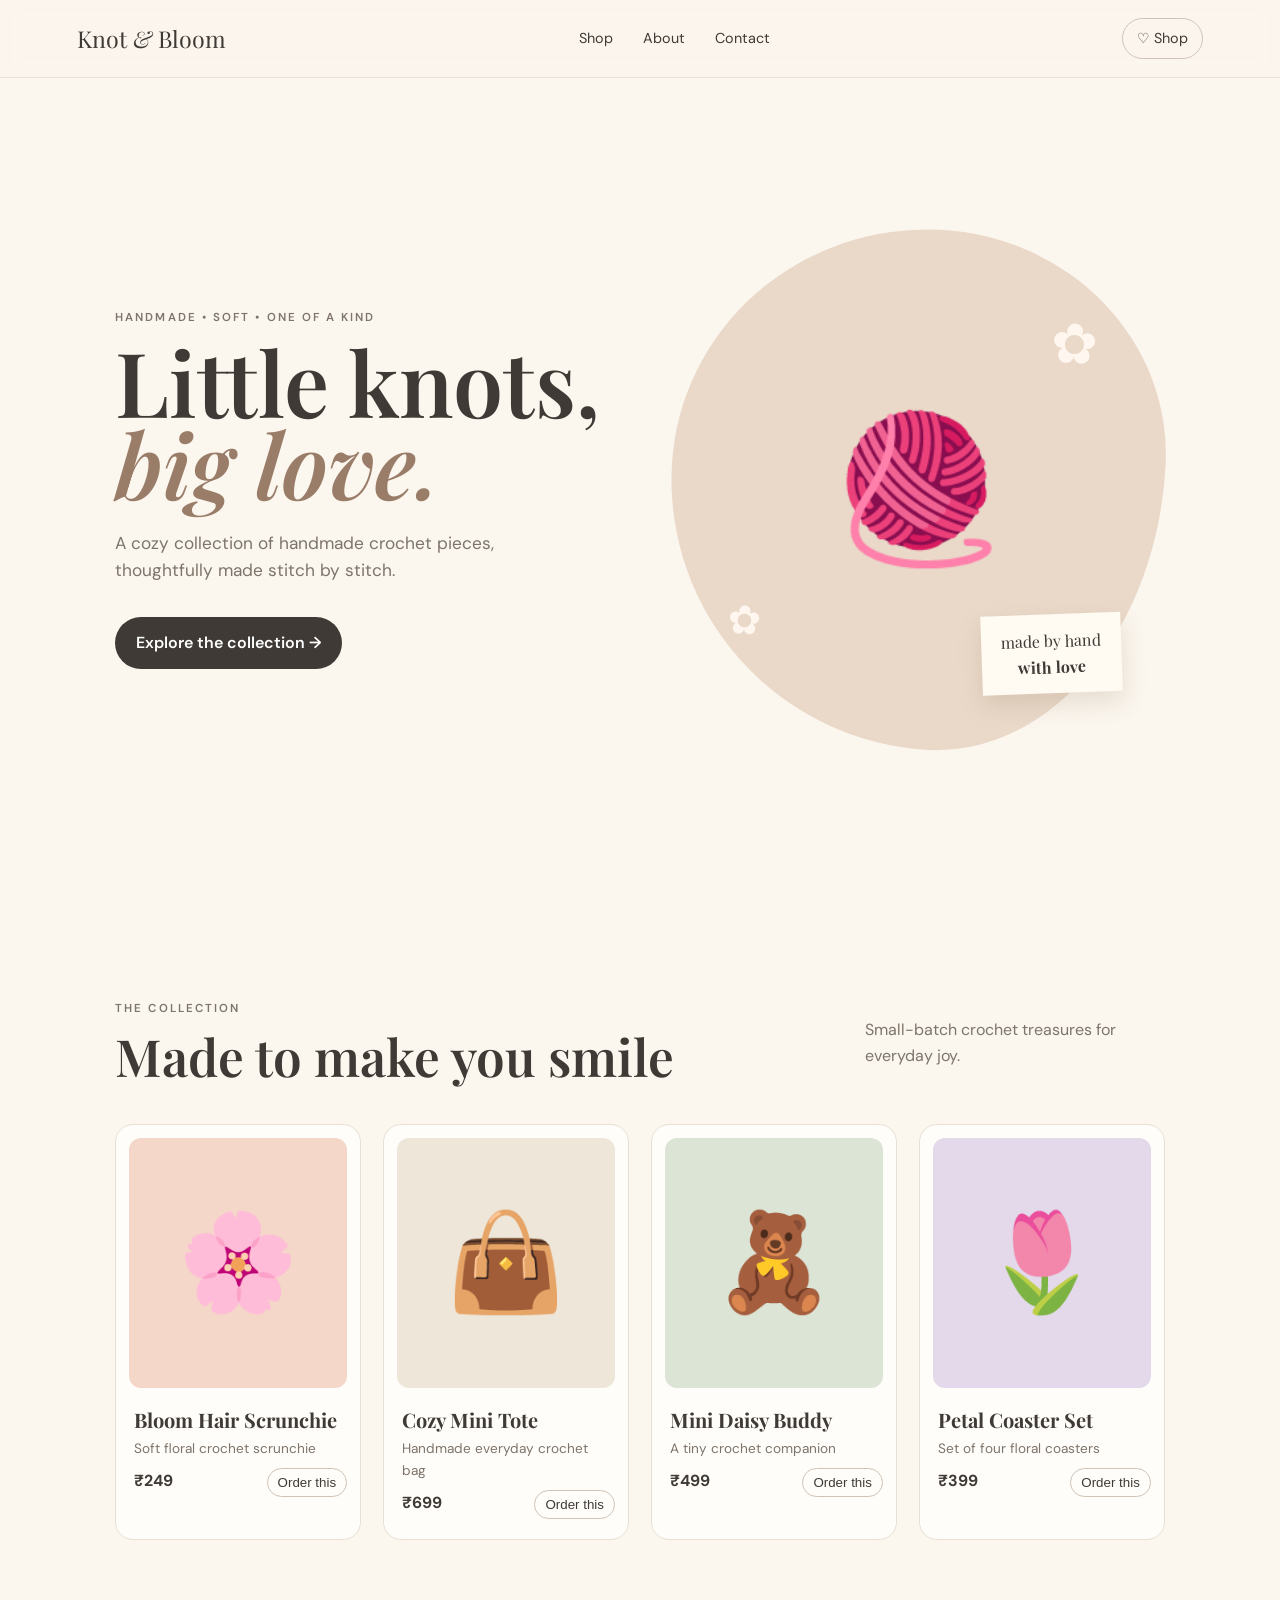
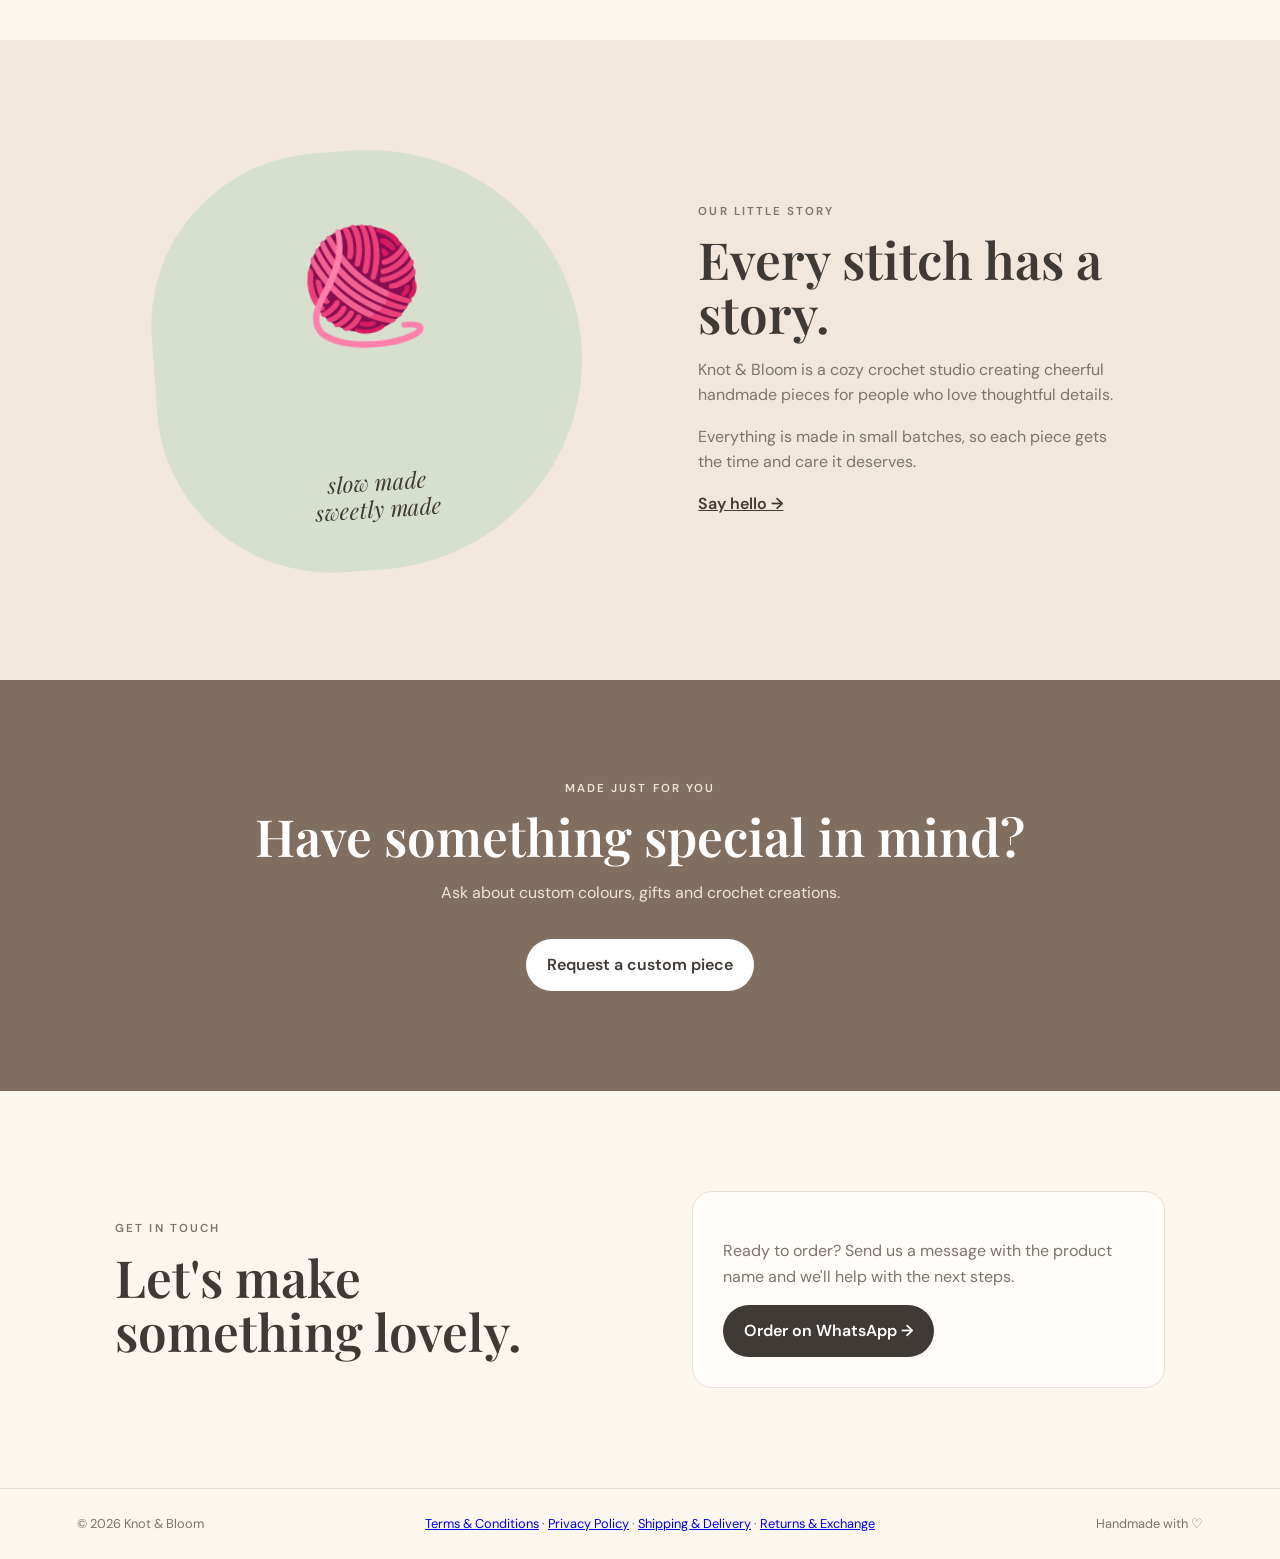
<file: index.html>
<!DOCTYPE html>
<html lang="en">
<head>
  <meta charset="UTF-8">
  <meta name="viewport" content="width=device-width, initial-scale=1.0">
  <title>Knot & Bloom | Handmade Crochet</title>
  <link rel="stylesheet" href="style.css">
</head>
<body>
<header class="nav">
  <a class="logo" href="#home">Knot <span>&</span> Bloom</a>
  <nav>
    <a href="#shop">Shop</a>
    <a href="#about">About</a>
    <a href="#contact">Contact</a>
  </nav>
  <a class="bag" href="#shop">♡ Shop</a>
</header>

<main>
<section id="home" class="hero">
  <div class="hero-copy">
    <p class="eyebrow">HANDMADE • SOFT • ONE OF A KIND</p>
    <h1>Little knots,<br><em>big love.</em></h1>
    <p class="intro">A cozy collection of handmade crochet pieces, thoughtfully made stitch by stitch.</p>
    <a class="button" href="#shop">Explore the collection →</a>
  </div>
  <div class="hero-art">
    <div class="yarn">🧶</div>
    <div class="flower flower1">✿</div>
    <div class="flower flower2">✿</div>
    <div class="card-note">made by hand<br><strong>with love</strong></div>
  </div>
</section>

<section id="shop" class="section">
  <div class="section-head">
    <div>
      <p class="eyebrow">THE COLLECTION</p>
      <h2>Made to make you smile</h2>
    </div>
    <p>Small-batch crochet treasures for everyday joy.</p>
  </div>

  <div class="products">
    <article class="product">
      <div class="product-img peach">🌸</div>
      <h3>Bloom Hair Scrunchie</h3>
      <p>Soft floral crochet scrunchie</p>
      <strong>₹249</strong>
      <button onclick="order('Bloom Hair Scrunchie','₹249')">Order this</button>
    </article>

    <article class="product">
      <div class="product-img cream">👜</div>
      <h3>Cozy Mini Tote</h3>
      <p>Handmade everyday crochet bag</p>
      <strong>₹699</strong>
      <button onclick="order('Cozy Mini Tote','₹699')">Order this</button>
    </article>

    <article class="product">
      <div class="product-img sage">🧸</div>
      <h3>Mini Daisy Buddy</h3>
      <p>A tiny crochet companion</p>
      <strong>₹499</strong>
      <button onclick="order('Mini Daisy Buddy','₹499')">Order this</button>
    </article>

    <article class="product">
      <div class="product-img lilac">🌷</div>
      <h3>Petal Coaster Set</h3>
      <p>Set of four floral coasters</p>
      <strong>₹399</strong>
      <button onclick="order('Petal Coaster Set','₹399')">Order this</button>
    </article>
  </div>
</section>

<section id="about" class="about">
  <div class="about-art">🧶<br><span>slow made<br>sweetly made</span></div>
  <div>
    <p class="eyebrow">OUR LITTLE STORY</p>
    <h2>Every stitch has a story.</h2>
    <p>Knot & Bloom is a cozy crochet studio creating cheerful handmade pieces for people who love thoughtful details.</p>
    <p>Everything is made in small batches, so each piece gets the time and care it deserves.</p>
    <a href="#contact" class="text-link">Say hello →</a>
  </div>
</section>

<section class="custom">
  <p class="eyebrow">MADE JUST FOR YOU</p>
  <h2>Have something special in mind?</h2>
  <p>Ask about custom colours, gifts and crochet creations.</p>
  <a class="button light" href="#contact">Request a custom piece</a>
</section>

<section id="contact" class="contact section">
  <div>
    <p class="eyebrow">GET IN TOUCH</p>
    <h2>Let's make something lovely.</h2>
  </div>
  <div class="contact-box">
    <p>Ready to order? Send us a message with the product name and we'll help with the next steps.</p>
    <a class="button" href="#shop">Order on WhatsApp →</a>
  </div>
</section>
</main>

<footer>
  <span>© 2026 Knot & Bloom</span>

  <span>
    <a href="terms.html">Terms & Conditions</a> ·
    <a href="privacy.html">Privacy Policy</a> ·
    <a href="shipping.html">Shipping & Delivery</a> ·
    <a href="returns.html">Returns & Exchange</a>
  </span>

  <span>Handmade with ♡</span>
</footer>

<script src="script.js"></script>
</body>
</html>
</file>
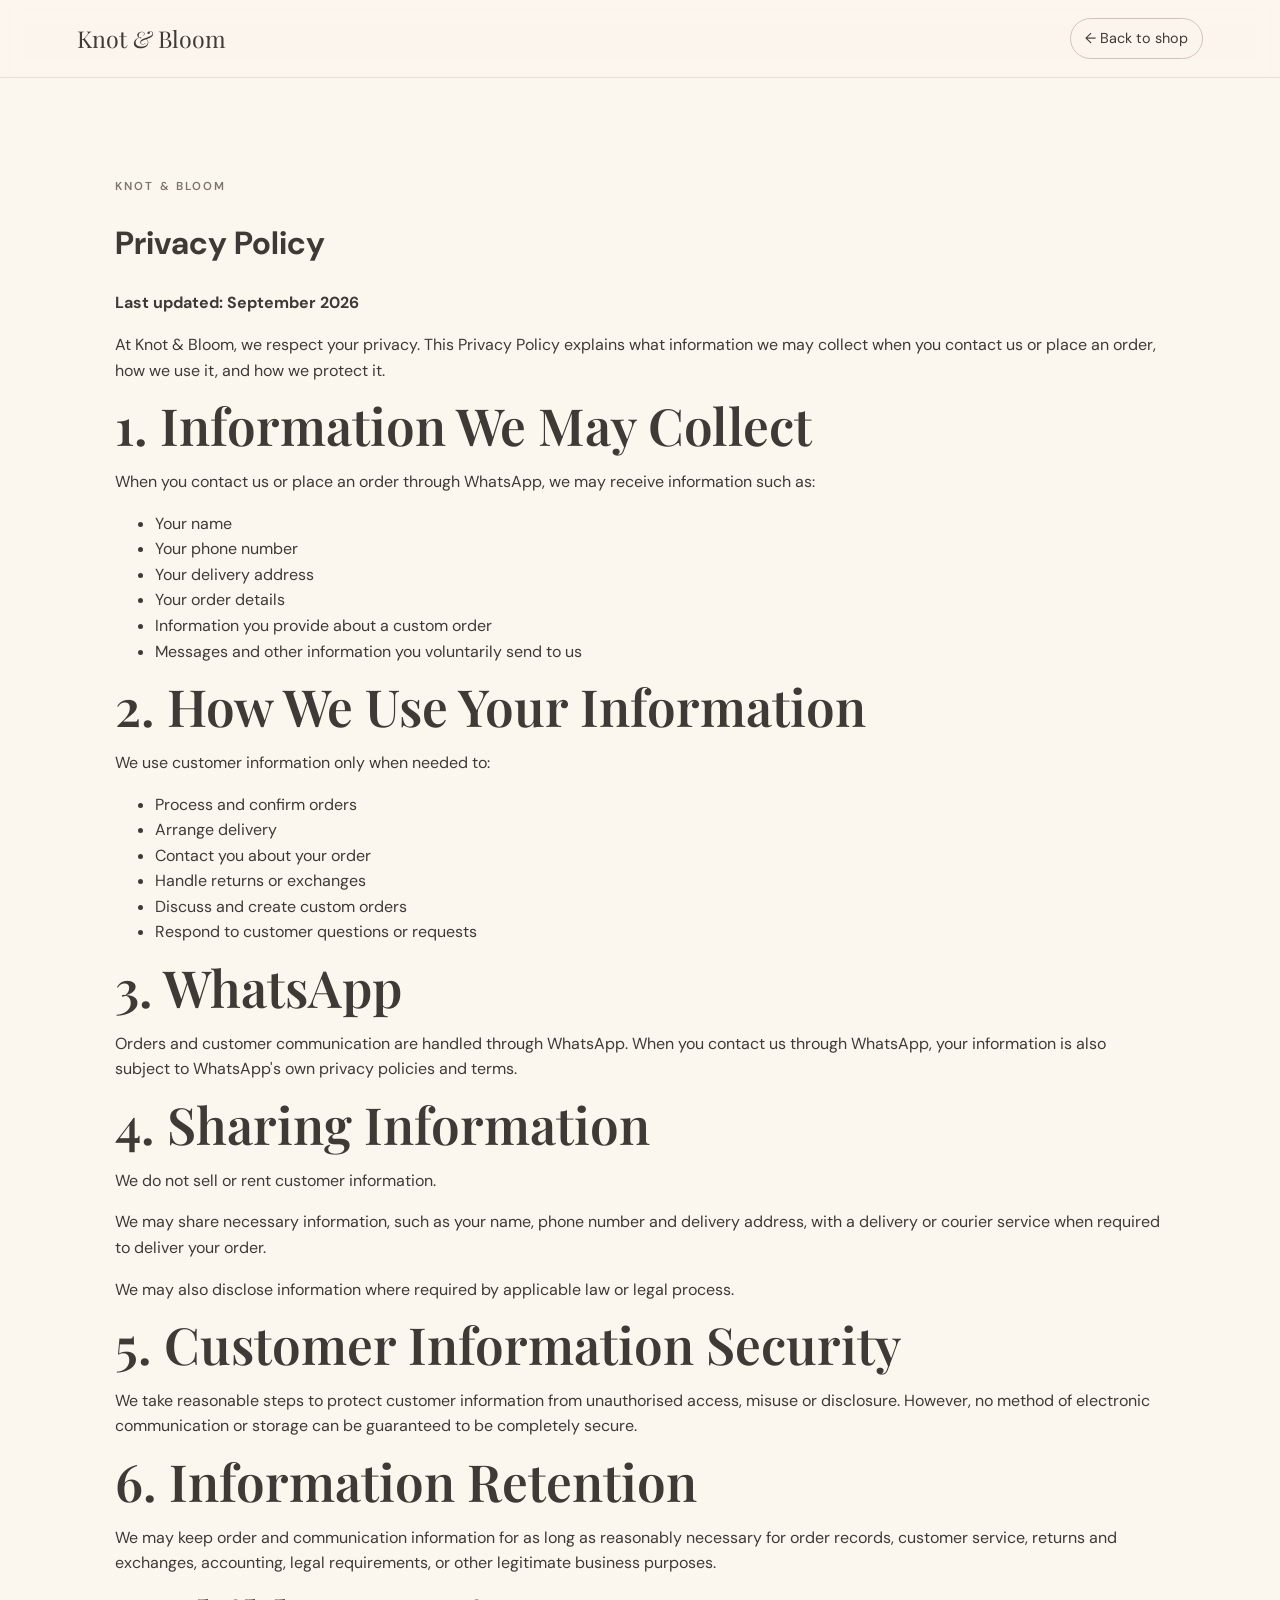
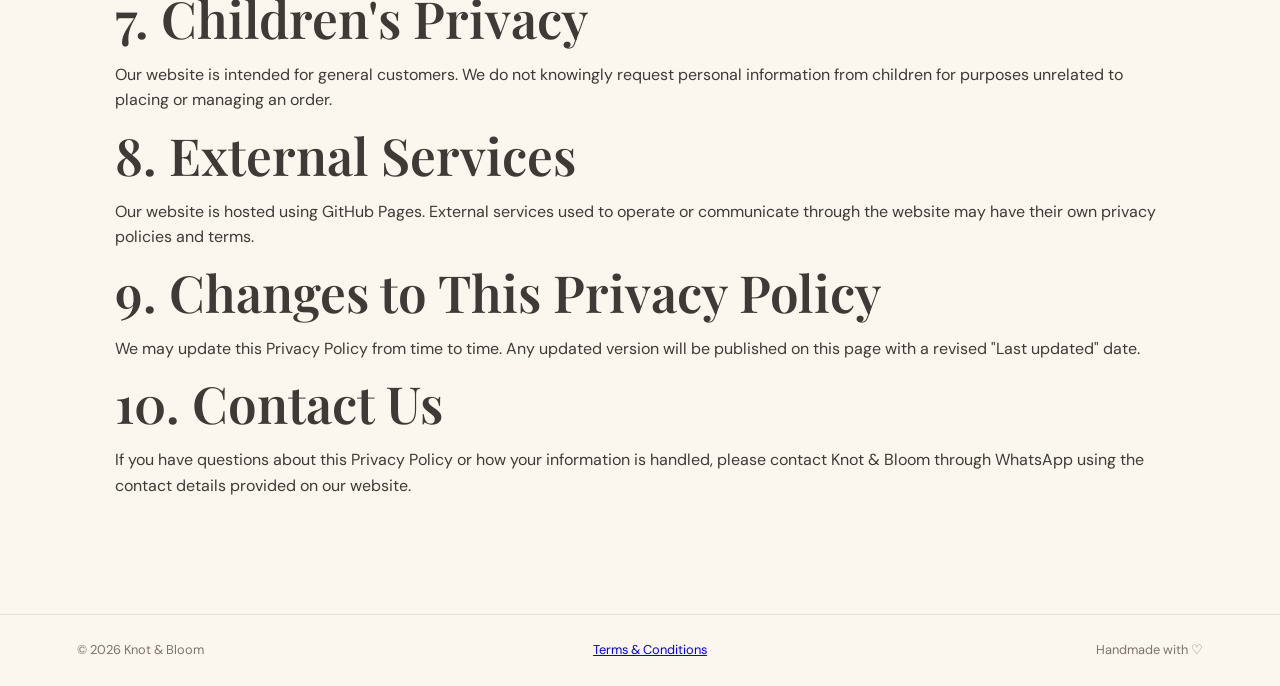
<file: privacy.html>
<!DOCTYPE html>
<html lang="en">
<head>
  <meta charset="UTF-8">
  <meta name="viewport" content="width=device-width, initial-scale=1.0">
  <meta name="description" content="Privacy Policy for Knot & Bloom.">
  <title>Privacy Policy | Knot & Bloom</title>
  <link rel="stylesheet" href="style.css">
</head>

<body>

<header class="nav">
  <a class="logo" href="index.html">Knot <span>&</span> Bloom</a>
  <a class="bag" href="index.html">← Back to shop</a>
</header>

<main class="section">
  <p class="eyebrow">KNOT & BLOOM</p>
  <h1>Privacy Policy</h1>

  <p><strong>Last updated: September 2026</strong></p>

  <p>
    At Knot & Bloom, we respect your privacy. This Privacy Policy explains
    what information we may collect when you contact us or place an order,
    how we use it, and how we protect it.
  </p>

  <h2>1. Information We May Collect</h2>
  <p>
    When you contact us or place an order through WhatsApp, we may receive
    information such as:
  </p>

  <ul>
    <li>Your name</li>
    <li>Your phone number</li>
    <li>Your delivery address</li>
    <li>Your order details</li>
    <li>Information you provide about a custom order</li>
    <li>Messages and other information you voluntarily send to us</li>
  </ul>

  <h2>2. How We Use Your Information</h2>
  <p>
    We use customer information only when needed to:
  </p>

  <ul>
    <li>Process and confirm orders</li>
    <li>Arrange delivery</li>
    <li>Contact you about your order</li>
    <li>Handle returns or exchanges</li>
    <li>Discuss and create custom orders</li>
    <li>Respond to customer questions or requests</li>
  </ul>

  <h2>3. WhatsApp</h2>
  <p>
    Orders and customer communication are handled through WhatsApp.
    When you contact us through WhatsApp, your information is also subject
    to WhatsApp's own privacy policies and terms.
  </p>

  <h2>4. Sharing Information</h2>
  <p>
    We do not sell or rent customer information.
  </p>

  <p>
    We may share necessary information, such as your name, phone number and
    delivery address, with a delivery or courier service when required to
    deliver your order.
  </p>

  <p>
    We may also disclose information where required by applicable law or
    legal process.
  </p>

  <h2>5. Customer Information Security</h2>
  <p>
    We take reasonable steps to protect customer information from
    unauthorised access, misuse or disclosure. However, no method of
    electronic communication or storage can be guaranteed to be completely
    secure.
  </p>

  <h2>6. Information Retention</h2>
  <p>
    We may keep order and communication information for as long as reasonably
    necessary for order records, customer service, returns and exchanges,
    accounting, legal requirements, or other legitimate business purposes.
  </p>

  <h2>7. Children's Privacy</h2>
  <p>
    Our website is intended for general customers. We do not knowingly
    request personal information from children for purposes unrelated to
    placing or managing an order.
  </p>

  <h2>8. External Services</h2>
  <p>
    Our website is hosted using GitHub Pages. External services used to
    operate or communicate through the website may have their own privacy
    policies and terms.
  </p>

  <h2>9. Changes to This Privacy Policy</h2>
  <p>
    We may update this Privacy Policy from time to time. Any updated version
    will be published on this page with a revised "Last updated" date.
  </p>

  <h2>10. Contact Us</h2>
  <p>
    If you have questions about this Privacy Policy or how your information
    is handled, please contact Knot & Bloom through WhatsApp using the
    contact details provided on our website.
  </p>

</main>

<footer>
  <span>© 2026 Knot & Bloom</span>
  <a href="terms.html">Terms & Conditions</a>
  <span>Handmade with ♡</span>
</footer>

</body>
</html>
</file>
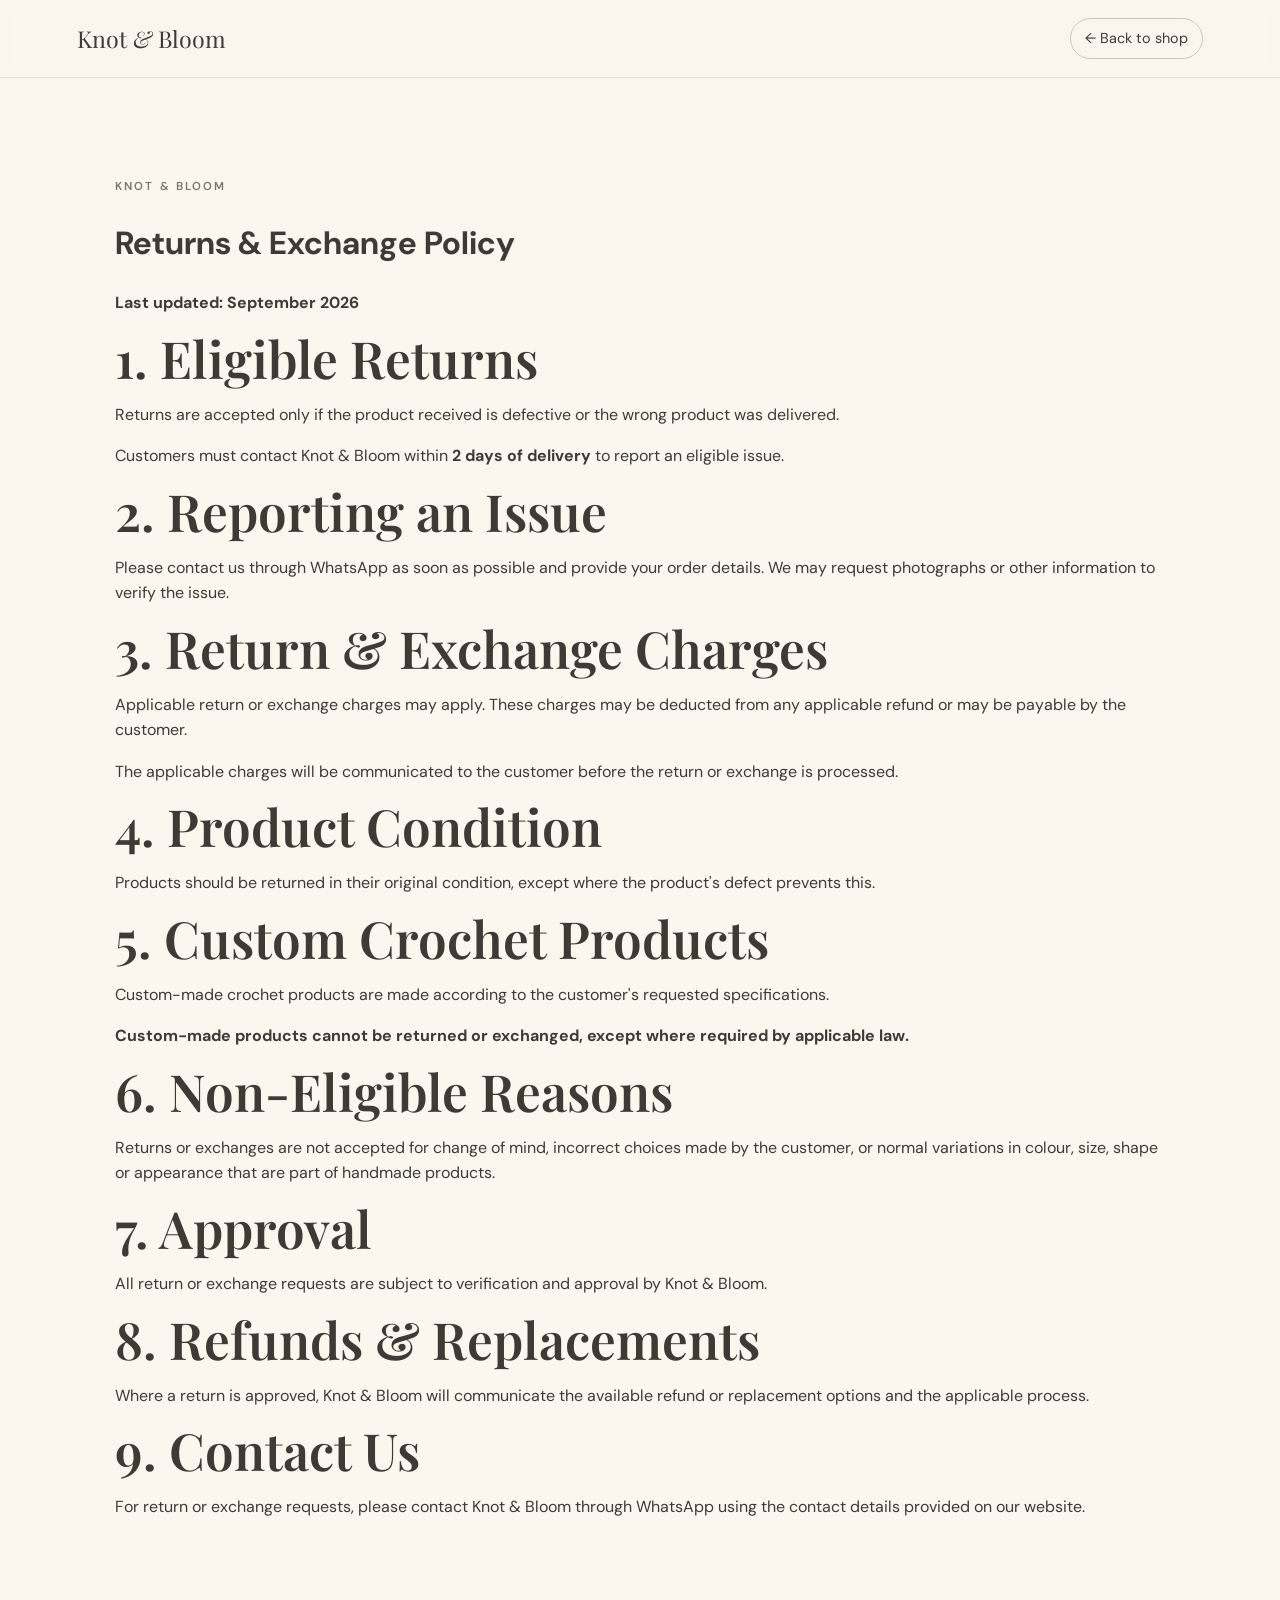
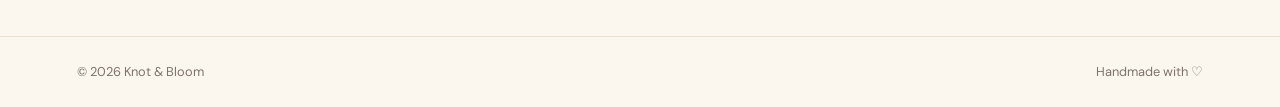
<file: returns.html>
<!DOCTYPE html>
<html lang="en">
<head>
  <meta charset="UTF-8">
  <meta name="viewport" content="width=device-width, initial-scale=1.0">
  <meta name="description" content="Returns and Exchange Policy for Knot & Bloom.">
  <title>Returns & Exchange | Knot & Bloom</title>
  <link rel="stylesheet" href="style.css">
</head>

<body>

<header class="nav">
  <a class="logo" href="index.html">Knot <span>&</span> Bloom</a>
  <a class="bag" href="index.html">← Back to shop</a>
</header>

<main class="section">

  <p class="eyebrow">KNOT & BLOOM</p>
  <h1>Returns & Exchange Policy</h1>

  <p><strong>Last updated: September 2026</strong></p>

  <h2>1. Eligible Returns</h2>

  <p>
    Returns are accepted only if the product received is defective or the
    wrong product was delivered.
  </p>

  <p>
    Customers must contact Knot & Bloom within <strong>2 days of delivery</strong>
    to report an eligible issue.
  </p>

  <h2>2. Reporting an Issue</h2>

  <p>
    Please contact us through WhatsApp as soon as possible and provide your
    order details. We may request photographs or other information to verify
    the issue.
  </p>

  <h2>3. Return & Exchange Charges</h2>

  <p>
    Applicable return or exchange charges may apply. These charges may be
    deducted from any applicable refund or may be payable by the customer.
  </p>

  <p>
    The applicable charges will be communicated to the customer before the
    return or exchange is processed.
  </p>

  <h2>4. Product Condition</h2>

  <p>
    Products should be returned in their original condition, except where the
    product's defect prevents this.
  </p>

  <h2>5. Custom Crochet Products</h2>

  <p>
    Custom-made crochet products are made according to the customer's
    requested specifications.
  </p>

  <p>
    <strong>Custom-made products cannot be returned or exchanged, except where
    required by applicable law.</strong>
  </p>

  <h2>6. Non-Eligible Reasons</h2>

  <p>
    Returns or exchanges are not accepted for change of mind, incorrect
    choices made by the customer, or normal variations in colour, size, shape
    or appearance that are part of handmade products.
  </p>

  <h2>7. Approval</h2>

  <p>
    All return or exchange requests are subject to verification and approval
    by Knot & Bloom.
  </p>

  <h2>8. Refunds & Replacements</h2>

  <p>
    Where a return is approved, Knot & Bloom will communicate the available
    refund or replacement options and the applicable process.
  </p>

  <h2>9. Contact Us</h2>

  <p>
    For return or exchange requests, please contact Knot & Bloom through
    WhatsApp using the contact details provided on our website.
  </p>

</main>

<footer>
  <span>© 2026 Knot & Bloom</span>
  <span>Handmade with ♡</span>
</footer>

</body>
</html>
</file>
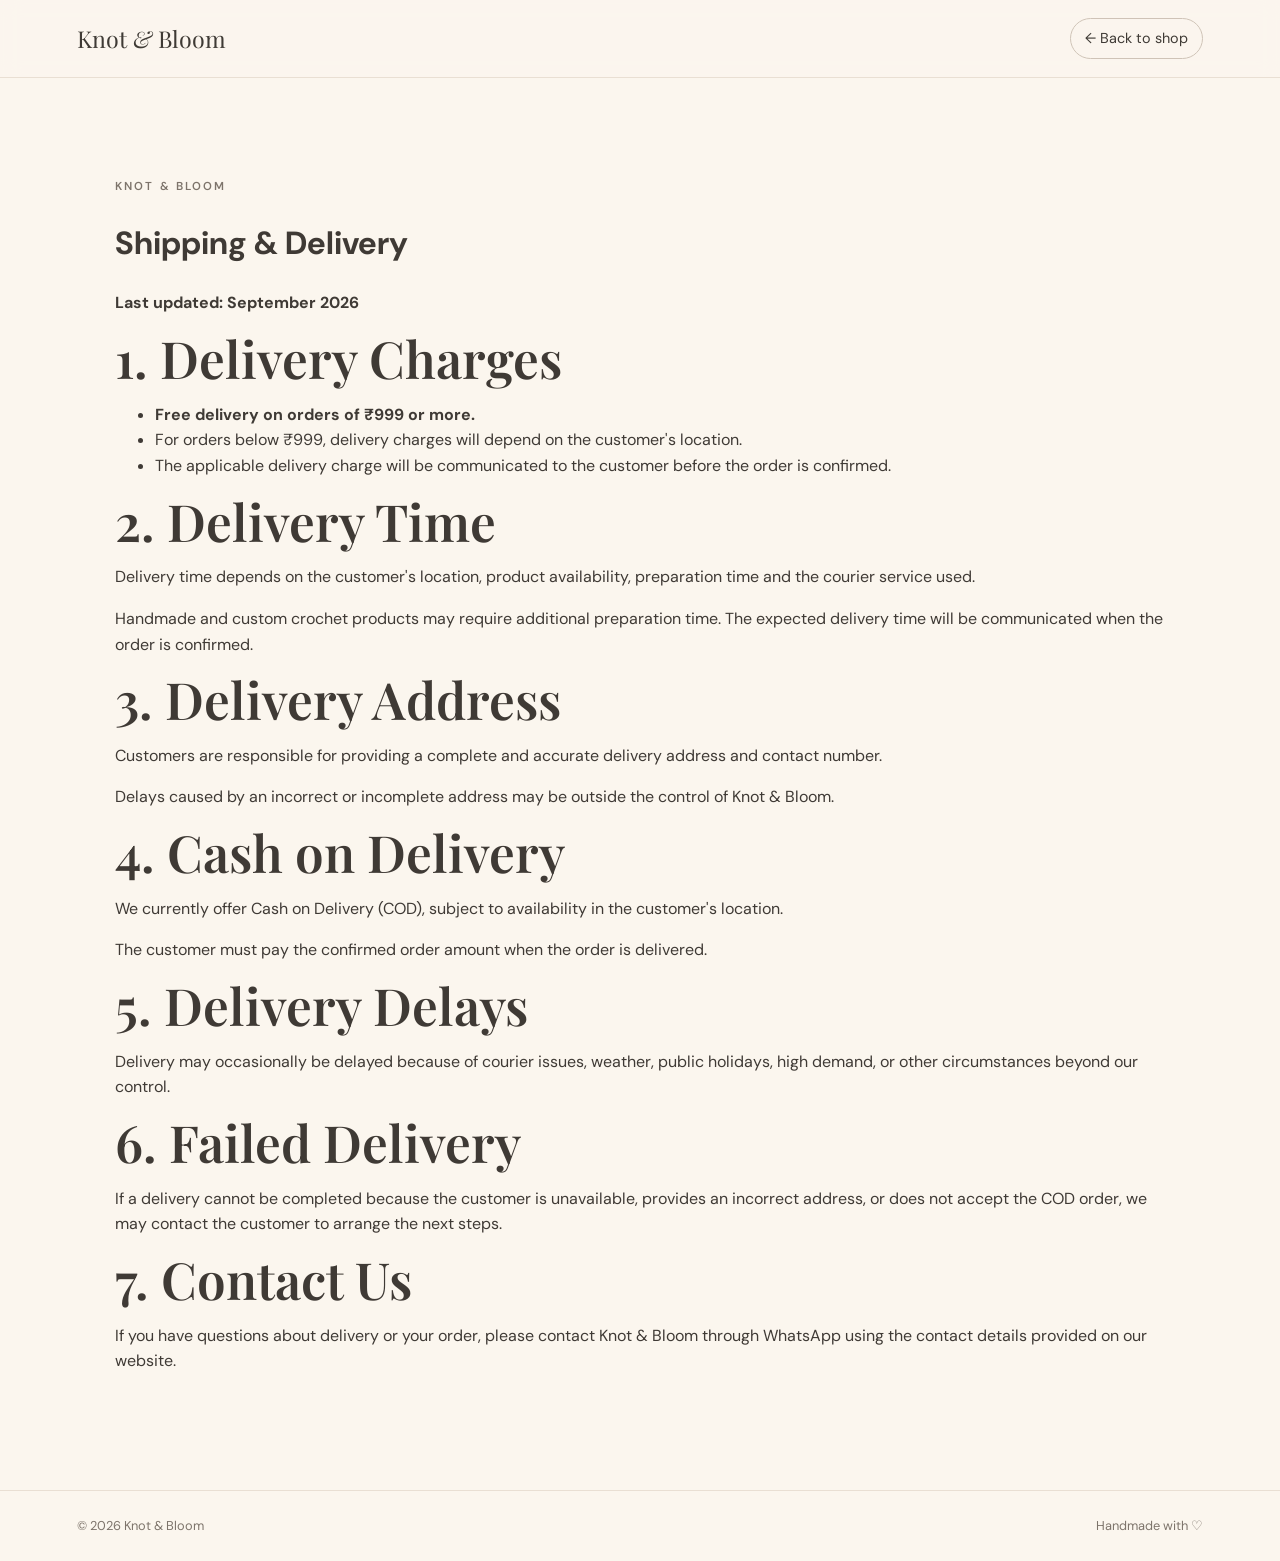
<file: shipping.html>
<!DOCTYPE html>
<html lang="en">
<head>
  <meta charset="UTF-8">
  <meta name="viewport" content="width=device-width, initial-scale=1.0">
  <meta name="description" content="Shipping and Delivery Policy for Knot & Bloom.">
  <title>Shipping & Delivery | Knot & Bloom</title>
  <link rel="stylesheet" href="style.css">
</head>

<body>

<header class="nav">
  <a class="logo" href="index.html">Knot <span>&</span> Bloom</a>
  <a class="bag" href="index.html">← Back to shop</a>
</header>

<main class="section">

  <p class="eyebrow">KNOT & BLOOM</p>
  <h1>Shipping & Delivery</h1>

  <p><strong>Last updated: September 2026</strong></p>

  <h2>1. Delivery Charges</h2>

  <ul>
    <li><strong>Free delivery on orders of ₹999 or more.</strong></li>
    <li>For orders below ₹999, delivery charges will depend on the customer's location.</li>
    <li>The applicable delivery charge will be communicated to the customer before the order is confirmed.</li>
  </ul>

  <h2>2. Delivery Time</h2>

  <p>
    Delivery time depends on the customer's location, product availability,
    preparation time and the courier service used.
  </p>

  <p>
    Handmade and custom crochet products may require additional preparation
    time. The expected delivery time will be communicated when the order is
    confirmed.
  </p>

  <h2>3. Delivery Address</h2>

  <p>
    Customers are responsible for providing a complete and accurate delivery
    address and contact number.
  </p>

  <p>
    Delays caused by an incorrect or incomplete address may be outside the
    control of Knot & Bloom.
  </p>

  <h2>4. Cash on Delivery</h2>

  <p>
    We currently offer Cash on Delivery (COD), subject to availability in the
    customer's location.
  </p>

  <p>
    The customer must pay the confirmed order amount when the order is
    delivered.
  </p>

  <h2>5. Delivery Delays</h2>

  <p>
    Delivery may occasionally be delayed because of courier issues, weather,
    public holidays, high demand, or other circumstances beyond our control.
  </p>

  <h2>6. Failed Delivery</h2>

  <p>
    If a delivery cannot be completed because the customer is unavailable,
    provides an incorrect address, or does not accept the COD order, we may
    contact the customer to arrange the next steps.
  </p>

  <h2>7. Contact Us</h2>

  <p>
    If you have questions about delivery or your order, please contact
    Knot & Bloom through WhatsApp using the contact details provided on our
    website.
  </p>

</main>

<footer>
  <span>© 2026 Knot & Bloom</span>
  <span>Handmade with ♡</span>
</footer>

</body>
</html>
</file>
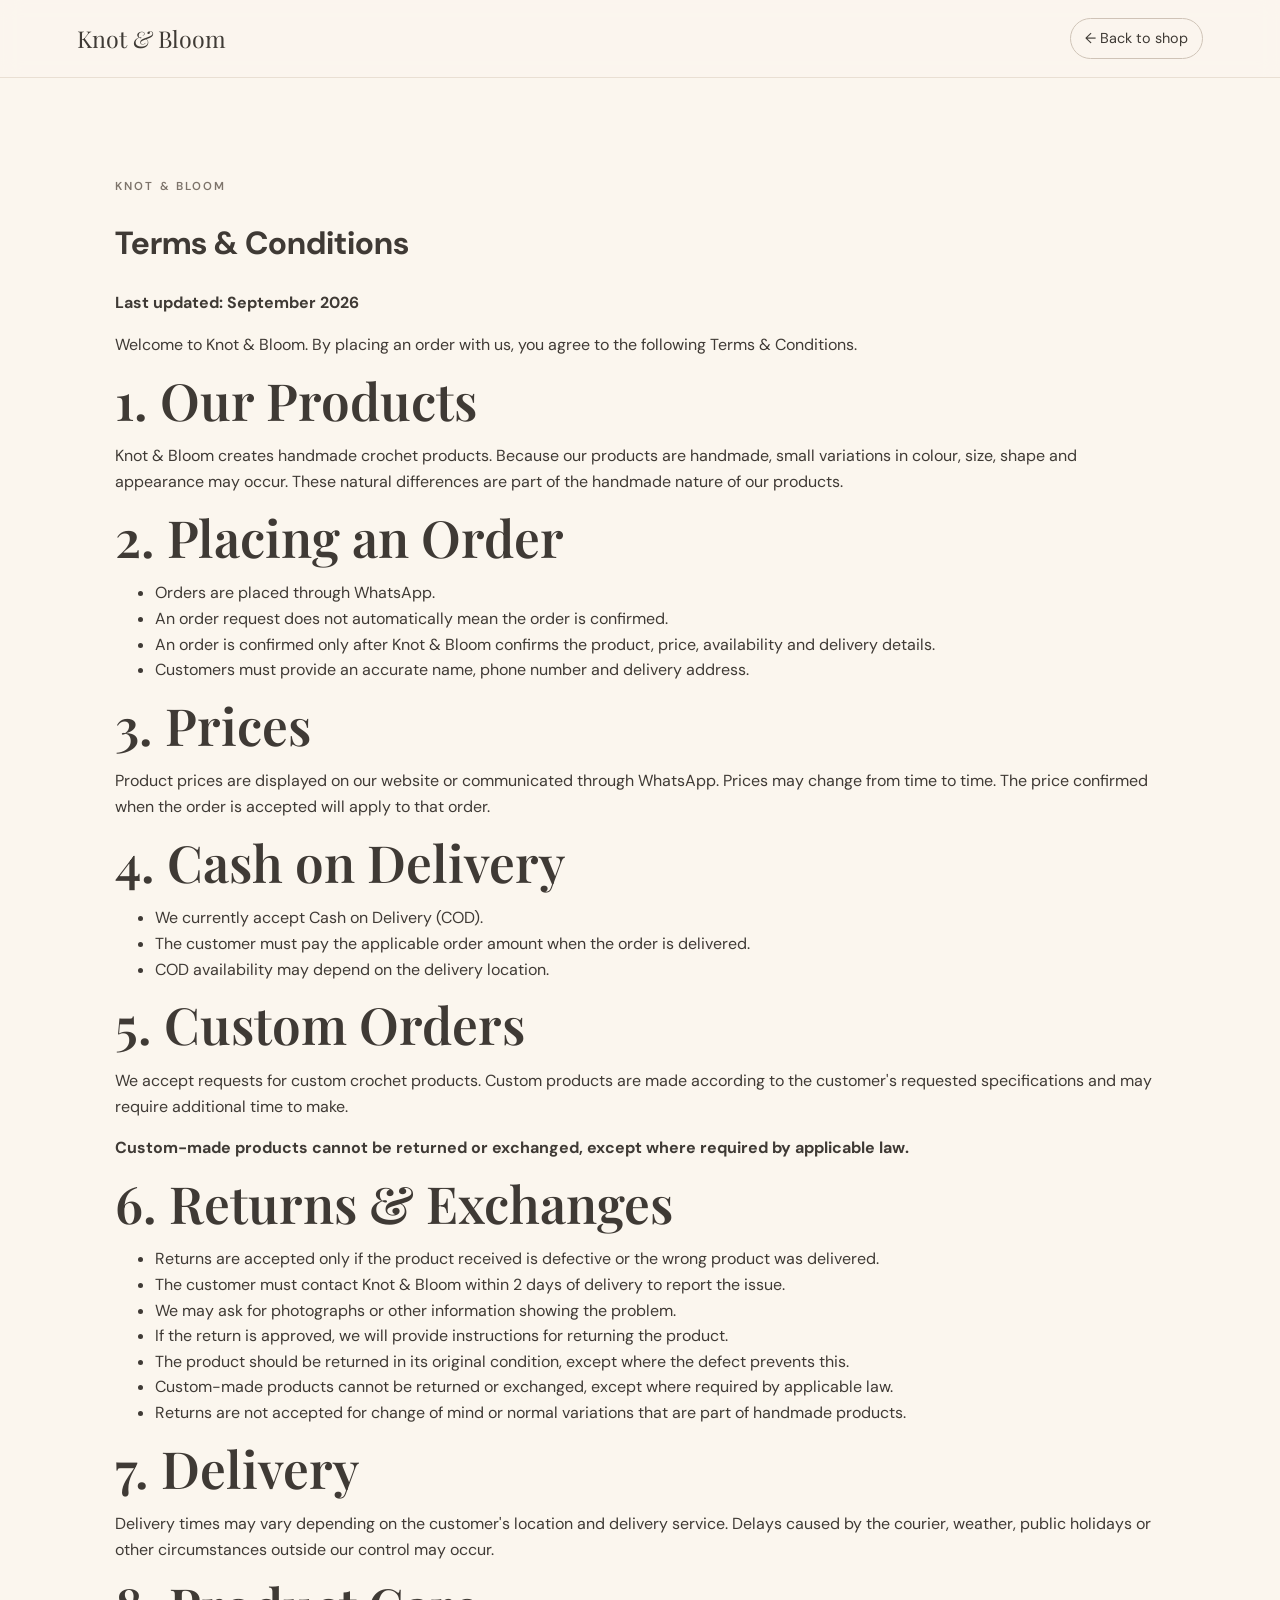
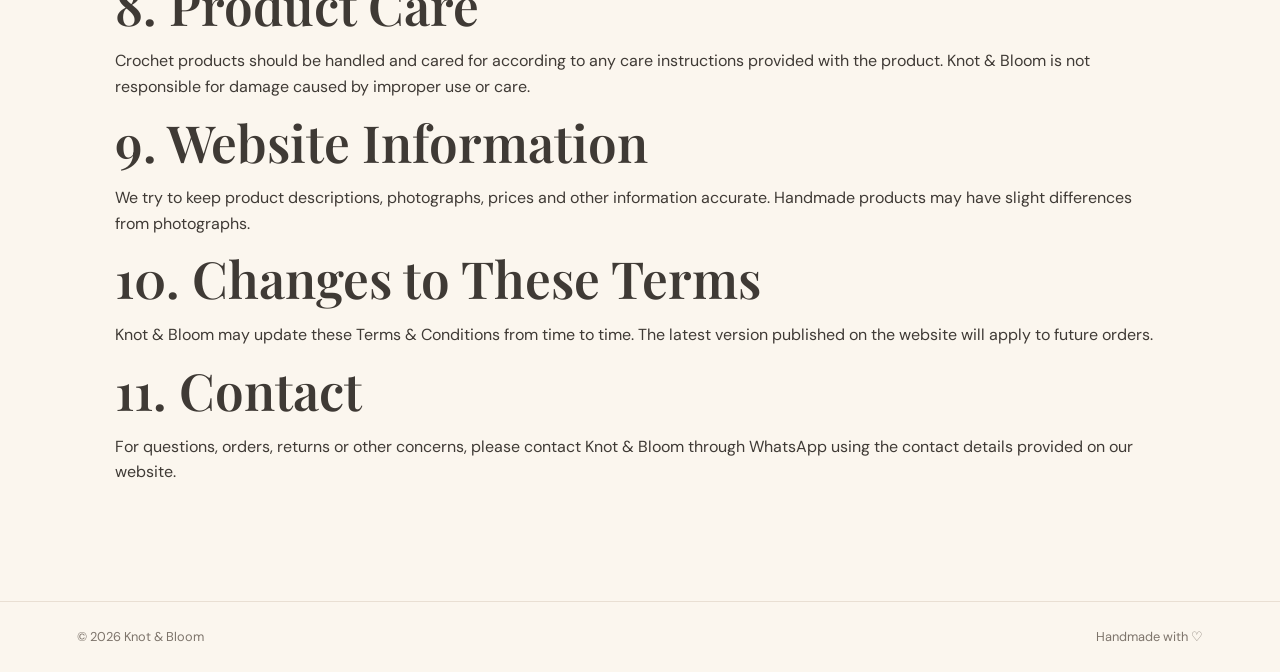
<file: terms.html>
<!DOCTYPE html>
<html lang="en">
<head>
  <meta charset="UTF-8">
  <meta name="viewport" content="width=device-width, initial-scale=1.0">
  <title>Terms & Conditions | Knot & Bloom</title>
  <link rel="stylesheet" href="style.css">
</head>

<body>

<header class="nav">
  <a class="logo" href="index.html">Knot <span>&</span> Bloom</a>
  <a class="bag" href="index.html">← Back to shop</a>
</header>

<main class="section">
  <p class="eyebrow">KNOT & BLOOM</p>
  <h1>Terms & Conditions</h1>

  <p><strong>Last updated: September 2026</strong></p>

  <p>
    Welcome to Knot & Bloom. By placing an order with us, you agree to the
    following Terms & Conditions.
  </p>

  <h2>1. Our Products</h2>
  <p>
    Knot & Bloom creates handmade crochet products. Because our products are
    handmade, small variations in colour, size, shape and appearance may occur.
    These natural differences are part of the handmade nature of our products.
  </p>

  <h2>2. Placing an Order</h2>
  <ul>
    <li>Orders are placed through WhatsApp.</li>
    <li>An order request does not automatically mean the order is confirmed.</li>
    <li>An order is confirmed only after Knot & Bloom confirms the product, price, availability and delivery details.</li>
    <li>Customers must provide an accurate name, phone number and delivery address.</li>
  </ul>

  <h2>3. Prices</h2>
  <p>
    Product prices are displayed on our website or communicated through
    WhatsApp. Prices may change from time to time. The price confirmed when
    the order is accepted will apply to that order.
  </p>

  <h2>4. Cash on Delivery</h2>
  <ul>
    <li>We currently accept Cash on Delivery (COD).</li>
    <li>The customer must pay the applicable order amount when the order is delivered.</li>
    <li>COD availability may depend on the delivery location.</li>
  </ul>

  <h2>5. Custom Orders</h2>
  <p>
    We accept requests for custom crochet products. Custom products are made
    according to the customer's requested specifications and may require
    additional time to make.
  </p>

  <p>
    <strong>Custom-made products cannot be returned or exchanged, except where
    required by applicable law.</strong>
  </p>

  <h2>6. Returns & Exchanges</h2>
  <ul>
    <li>Returns are accepted only if the product received is defective or the wrong product was delivered.</li>
    <li>The customer must contact Knot & Bloom within 2 days of delivery to report the issue.</li>
    <li>We may ask for photographs or other information showing the problem.</li>
    <li>If the return is approved, we will provide instructions for returning the product.</li>
    <li>The product should be returned in its original condition, except where the defect prevents this.</li>
    <li>Custom-made products cannot be returned or exchanged, except where required by applicable law.</li>
    <li>Returns are not accepted for change of mind or normal variations that are part of handmade products.</li>
  </ul>

  <h2>7. Delivery</h2>
  <p>
    Delivery times may vary depending on the customer's location and delivery
    service. Delays caused by the courier, weather, public holidays or other
    circumstances outside our control may occur.
  </p>

  <h2>8. Product Care</h2>
  <p>
    Crochet products should be handled and cared for according to any care
    instructions provided with the product. Knot & Bloom is not responsible
    for damage caused by improper use or care.
  </p>

  <h2>9. Website Information</h2>
  <p>
    We try to keep product descriptions, photographs, prices and other
    information accurate. Handmade products may have slight differences from
    photographs.
  </p>

  <h2>10. Changes to These Terms</h2>
  <p>
    Knot & Bloom may update these Terms & Conditions from time to time.
    The latest version published on the website will apply to future orders.
  </p>

  <h2>11. Contact</h2>
  <p>
    For questions, orders, returns or other concerns, please contact
    Knot & Bloom through WhatsApp using the contact details provided on our
    website.
  </p>

</main>

<footer>
  <span>© 2026 Knot & Bloom</span>
  <span>Handmade with ♡</span>
</footer>

</body>
</html>
</file>
<file: style.css>
@import url('https://fonts.googleapis.com/css2?family=DM+Sans:wght@400;500;600&family=Playfair+Display:ital,wght@0,500;0,600;1,500;1,600&display=swap');

:root{--ink:#3f3a35;--muted:#7d746b;--cream:#fbf6ee;--paper:#fffdf9;--peach:#f4d7c8;--sage:#dbe4d5;--lilac:#e3d9ea;--line:#e9dfd3}
*{box-sizing:border-box}
html{scroll-behavior:smooth}
body{margin:0;background:var(--cream);color:var(--ink);font-family:"DM Sans",sans-serif;line-height:1.6}
.nav{height:78px;display:flex;align-items:center;justify-content:space-between;padding:0 6%;border-bottom:1px solid var(--line);background:rgba(251,246,238,.9);position:sticky;top:0;z-index:5;backdrop-filter:blur(10px)}
.logo{font-family:"Playfair Display",serif;font-size:1.45rem;color:var(--ink);text-decoration:none}
.logo span{font-style:italic}
.nav nav{display:flex;gap:30px}
.nav nav a,.bag{color:var(--ink);text-decoration:none;font-size:.9rem}
.bag{border:1px solid #cfc3b7;padding:8px 14px;border-radius:99px}
.hero{min-height:calc(100vh - 78px);display:grid;grid-template-columns:1fr 1fr;align-items:center;padding:7% 9%;gap:6%;overflow:hidden}
.eyebrow{font-size:.72rem;letter-spacing:.18em;font-weight:600;color:var(--muted);margin:0 0 12px}
.hero h1{font:600 clamp(3.8rem,7vw,7rem)/.92 "Playfair Display",serif;margin:0 0 25px}
.hero h1 em{color:#9a7d69}
.intro{max-width:480px;color:var(--muted);font-size:1.08rem;margin-bottom:32px}
.button{display:inline-block;background:var(--ink);color:white;text-decoration:none;border:0;border-radius:99px;padding:13px 21px;font-weight:600;cursor:pointer}
.hero-art{height:520px;max-width:520px;width:100%;background:#ead9c9;border-radius:52% 48% 45% 55%/48% 43% 57% 52%;position:relative;display:grid;place-items:center;transform:rotate(3deg)}
.yarn{font-size:9rem;transform:rotate(-3deg)}
.flower{position:absolute;font-size:3.5rem;color:#fff7ef}
.flower1{top:12%;right:15%}
.flower2{bottom:17%;left:13%;font-size:2.5rem}
.card-note{position:absolute;bottom:12%;right:7%;background:#fffaf2;padding:14px 20px;transform:rotate(-5deg);box-shadow:0 10px 25px #8a6d5730;text-align:center;font-family:"Playfair Display",serif}
.section{padding:100px 9%}
.section-head{display:flex;justify-content:space-between;align-items:end;margin-bottom:40px}
.section h2,.about h2,.custom h2,.contact h2{font:600 clamp(2.3rem,4vw,4rem)/1.05 "Playfair Display",serif;margin:0}
.section-head>p{max-width:300px;color:var(--muted)}
.products{display:grid;grid-template-columns:repeat(4,1fr);gap:22px}
.product{background:var(--paper);padding:13px 13px 20px;border:1px solid var(--line);border-radius:18px}
.product-img{height:250px;border-radius:12px;display:grid;place-items:center;font-size:6rem}
.peach{background:var(--peach)}
.cream{background:#eee6d8}
.sage{background:var(--sage)}
.lilac{background:var(--lilac)}
.product h3{font-family:"Playfair Display",serif;font-size:1.25rem;margin:16px 5px 2px}
.product p{color:var(--muted);font-size:.85rem;margin:0 5px 8px}
.product strong{margin-left:5px}
.product button{float:right;border:1px solid #cfc3b7;background:transparent;border-radius:99px;padding:6px 10px;cursor:pointer;color:var(--ink)}
.about{padding:110px 12%;display:grid;grid-template-columns:1fr 1fr;gap:12%;align-items:center;background:#f1e7dc}
.about-art{height:420px;background:#d7dfcf;border-radius:45% 55% 55% 45%;display:grid;place-items:center;font-size:7rem;text-align:center;transform:rotate(-4deg)}
.about-art span{font:italic 1.4rem "Playfair Display",serif;line-height:1.2}
.about p:not(.eyebrow){color:var(--muted);max-width:500px}
.text-link{color:var(--ink);font-weight:600}
.custom{text-align:center;padding:100px 20px;background:#806e61;color:white}
.custom .eyebrow,.custom p{color:#eee4db}
.custom h2{margin-bottom:15px}
.light{background:white;color:var(--ink);margin-top:18px}
.contact{display:grid;grid-template-columns:1fr 1fr;gap:10%;align-items:center}
.contact-box{background:var(--paper);padding:30px;border:1px solid var(--line);border-radius:20px}
.contact-box p{color:var(--muted)}
.contact-box small{display:block;margin-top:18px;color:#9a9087}
code{background:#eee5dc;padding:2px 5px;border-radius:4px}
footer{padding:25px 6%;display:flex;justify-content:space-between;border-top:1px solid var(--line);color:var(--muted);font-size:.8rem}
@media(max-width:850px){.nav nav{display:none}.hero,.about,.contact{grid-template-columns:1fr}.hero{padding-top:60px}.hero-art{height:350px}.products{grid-template-columns:1fr 1fr}.section-head{display:block}.about-art{height:320px}.contact{gap:35px}}
@media(max-width:520px){.products{grid-template-columns:1fr}.product-img{height:230px}.hero h1{font-size:4rem}.nav{padding:0 5%}}
</file>
